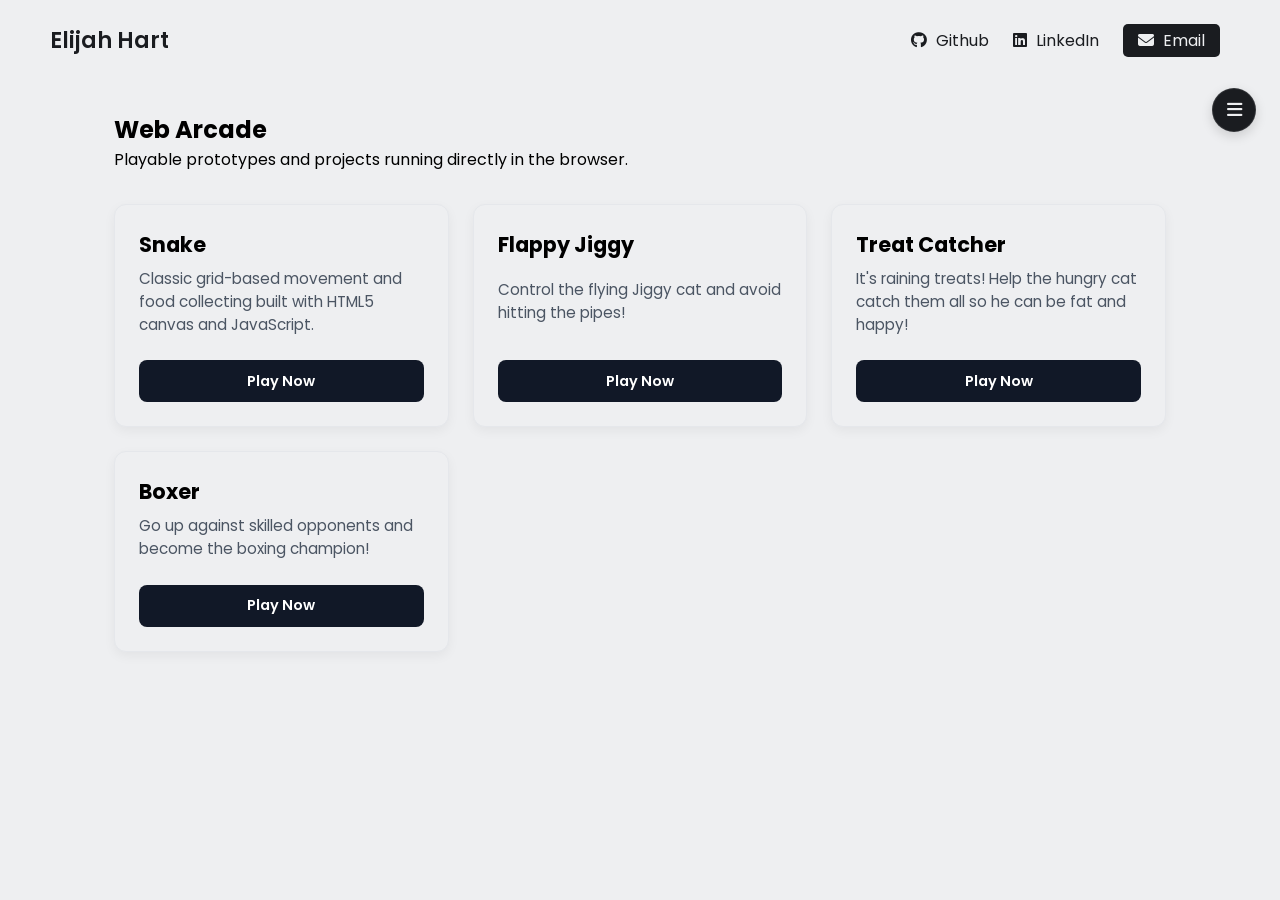
<file: gamecatalog.html>
<!DOCTYPE html>
<html lang="en">
<head>
  <meta charset="UTF-8">
  <meta name="viewport" content="width=device-width, initial-scale=1.0">
  <meta name="author" content="Elijah Hart">
  <title>Arcade Catalog</title>
  
  <link rel="icon" href="images/codeicon.webp" type="image/x-icon">
  <link rel="preconnect" href="https://fonts.googleapis.com">
  <link rel="preconnect" href="https://fonts.gstatic.com" crossorigin>
  <link href="https://fonts.googleapis.com/css2?family=Poppins:wght@400;600&display=swap" rel="stylesheet">
  <link rel="stylesheet" href="https://cdnjs.cloudflare.com/ajax/libs/font-awesome/6.5.2/css/all.min.css">
  
  <link rel="stylesheet" href="css/games-catalog.css">
  <script src="js/main.js" defer></script>
</head>
<body>

  <!-- Floating Toggle -->
  <button id="menu-toggle" aria-label="Open Navigation Directory">
    <i class="fa-solid fa-bars"></i>
  </button>

  <!-- Persistent Sidebar Drawer -->
  <dialog id="sidebar-dialog">
    <div class="sidebar-header">
      <h3>Site Directory</h3>
      <button id="menu-close" aria-label="Close Navigation Directory">✕</button>
    </div>
    <nav class="sidebar-nav">
      <ul>
        <li><a href="/">Home</a></li>
        <li><a href="/gamecatalog.html">Games</a></li>
      </ul>
    </nav>
  </dialog>

  <!-- Navbar -->
  <nav>
    <div class="left">
      <a href="/">Elijah Hart</a>
    </div>
    <div class="right">
      <a href="http://github.com/bouttabageli" target="_blank" rel="noopener noreferrer">
        <i class="fa-brands fa-github"></i>
        <span>Github</span>
      </a>
      <a href="http://linkedin.com/in/elijah-hart-979995231/" target="_blank" rel="noopener noreferrer">
        <i class="fa-brands fa-linkedin"></i>
        <span>LinkedIn</span>
      </a>
      <a href="mailto:ehart3469@gmail.com">
        <i class="fa-solid fa-envelope"></i>
        <span>Email</span>
      </a>
    </div>
  </nav>

    <main class="catalog-main">
        <section class="catalog-header">
            <h2>Web Arcade</h2>
            <p>Playable prototypes and projects running directly in the browser.</p>
        </section>

        <!-- Container populated by JS -->
        <div class="games-grid" id="games-grid"></div>
    </main>

    <script src="js/games-catalog.js"></script>
    <script>
        document.addEventListener("DOMContentLoaded", () => {
            const grid = document.getElementById("games-grid");

            Object.entries(GAMES_CATALOG).forEach(([key, game]) => {
            const card = document.createElement("div");
            card.className = "game-card";
            card.innerHTML = `
                <h3>${game.title}</h3>
                <p>${game.description}</p>
                <a href="play.html?game=${key}" class="play-btn">Play Now</a>
            `;
            grid.appendChild(card);
            });
        });
    </script>

</body>
</html>
</file>
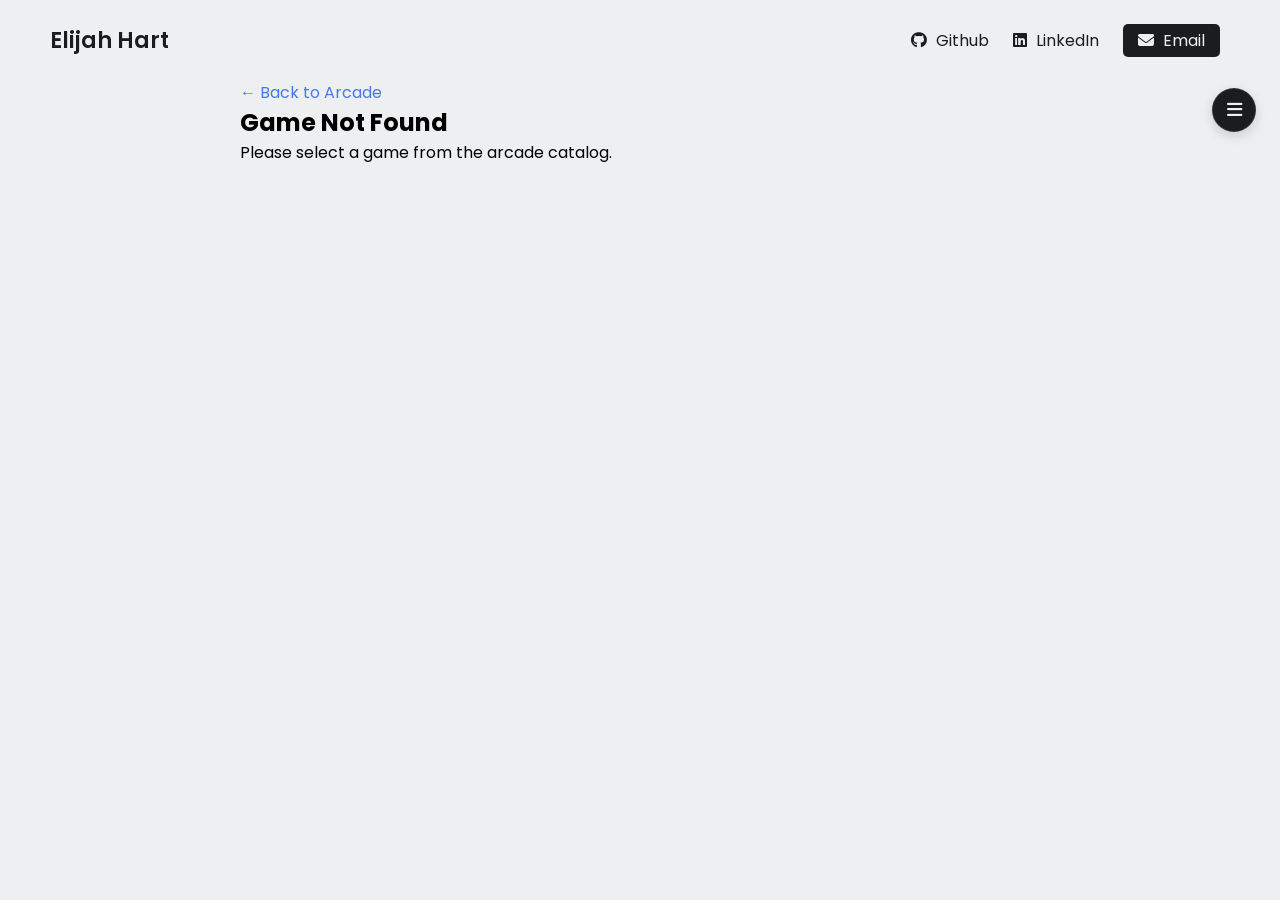
<file: play.html>
<!DOCTYPE html>
<html lang="en">
<head>
  <meta charset="UTF-8">
  <meta name="viewport" content="width=device-width, initial-scale=1.0">
  <meta name="author" content="Elijah Hart">
  <title>Arcade Player - Elijah Hart</title>
  
  <link rel="icon" href="images/codeicon.webp" type="image/x-icon">
  <link rel="preconnect" href="https://fonts.googleapis.com">
  <link rel="preconnect" href="https://fonts.gstatic.com" crossorigin>
  <link href="https://fonts.googleapis.com/css2?family=Poppins:wght@400;600&display=swap" rel="stylesheet">
  <link rel="stylesheet" href="https://cdnjs.cloudflare.com/ajax/libs/font-awesome/6.5.2/css/all.min.css">
  
  <link rel="stylesheet" href="css/styles.css">
  <script src="js/main.js" defer></script>
</head>
<body>

  <!-- Floating Toggle Button -->
  <button id="menu-toggle" aria-label="Open Navigation Directory">
    <i class="fa-solid fa-bars"></i>
  </button>

  <!-- Persistent Sidebar Drawer -->
  <dialog id="sidebar-dialog">
    <div class="sidebar-header">
      <h3>Site Directory</h3>
      <button id="menu-close" aria-label="Close Navigation Directory">✕</button>
    </div>
    <nav class="sidebar-nav">
      <ul>
        <li><a href="/">Home</a></li>
        <li><a href="/gamecatalog.html">Games</a></li>
      </ul>
    </nav>
  </dialog>

  <!-- Top Navbar -->
  <nav>
    <div class="left">
      <a href="/">Elijah Hart</a>
    </div>
    <div class="right">
      <a href="http://github.com/bouttabageli" target="_blank" rel="noopener noreferrer">
        <i class="fa-brands fa-github"></i>
        <span>Github</span>
      </a>
      <a href="http://linkedin.com/in/elijah-hart-979995231/" target="_blank" rel="noopener noreferrer">
        <i class="fa-brands fa-linkedin"></i>
        <span>LinkedIn</span>
      </a>
      <a href="mailto:ehart3469@gmail.com">
        <i class="fa-solid fa-envelope"></i>
        <span>Email</span>
      </a>
    </div>
  </nav>

  <!-- Main Game Container -->
  <main class="player-main">
    <div class="player-wrapper">
      <div class="player-topbar">
        <a href="gamecatalog.html" class="back-link">← Back to Arcade</a>
      </div>

      <div class="player-meta">
        <h2 id="game-title">Loading...</h2>
        <p id="game-desc"></p>
      </div>

      <!-- Sized dynamically to match the game's native CSS -->
      <div class="game-frame-container" id="frame-container">
        <iframe 
          id="game-frame" 
          src="" 
          allow="gamepad; autoplay" 
          loading="eager"
          scrolling="no">
        </iframe>
      </div>
    </div>
  </main>

  <script src="js/games-catalog.js"></script>
  <script>
    document.addEventListener("DOMContentLoaded", () => {
      const params = new URLSearchParams(window.location.search);
      const gameKey = params.get("game");
      const game = GAMES_CATALOG[gameKey];

      const titleEl = document.getElementById("game-title");
      const descEl = document.getElementById("game-desc");
      const frameEl = document.getElementById("game-frame");
      const containerEl = document.getElementById("frame-container");
      const fsBtn = document.getElementById("fullscreen-btn");

      if (game) {
        document.title = `${game.title} | Elijah Hart Arcade`;
        titleEl.textContent = game.title;
        descEl.textContent = game.description;
        frameEl.src = game.src;

        // Apply game dimensions from the catalog
        if (game.aspectRatio) containerEl.style.aspectRatio = game.aspectRatio;
        if (game.maxWidth) containerEl.style.maxWidth = game.maxWidth;

        // Automatically focus the iframe so arrow keys control the game immediately
        frameEl.addEventListener("load", () => {
          frameEl.focus();
        });
        // Inside play.html script block
        window.addEventListener("keydown", (e) => {
            // If the game frame is currently focused or active
            if (document.activeElement === document.getElementById("game-frame")) {
                if (["ArrowUp", "ArrowDown", "ArrowLeft", "ArrowRight", "Space"].includes(e.code)) {
                    e.preventDefault();
                }
            }
        });
      } else {
        titleEl.textContent = "Game Not Found";
        descEl.textContent = "Please select a game from the arcade catalog.";
        frameEl.style.display = "none";
        fsBtn.style.display = "none";
      }

    });
  </script>

</body>
</html>
</file>
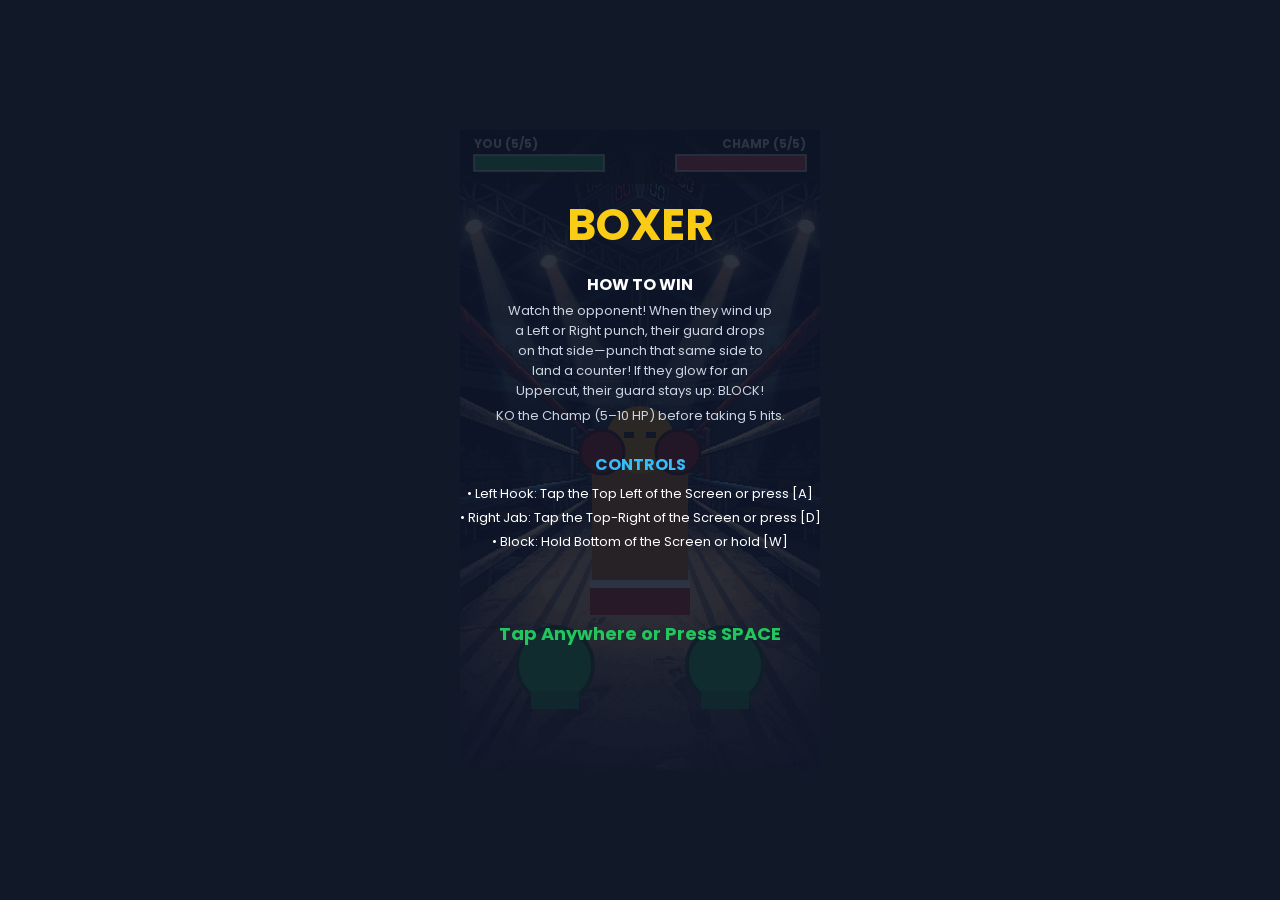
<file: games/boxer/boxer.html>
<!DOCTYPE html>
<html lang="en">
<head>
    <meta charset="UTF-8">
    <meta name="viewport" content="width=device-width, initial-scale=1.0">
    <link rel="preconnect" href="https://fonts.googleapis.com">
    <link rel="preconnect" href="https://fonts.gstatic.com" crossorigin>
    <link href="https://fonts.googleapis.com/css2?family=Poppins:wght@400;600&display=swap" rel="stylesheet">
    <link rel="stylesheet" href="boxer.css">
    <title>Boxer</title>
</head>
<body>
    <canvas id="board" width="360" height="640"></canvas>
    <script src="boxer.js"></script>
</body>
</html>
</file>
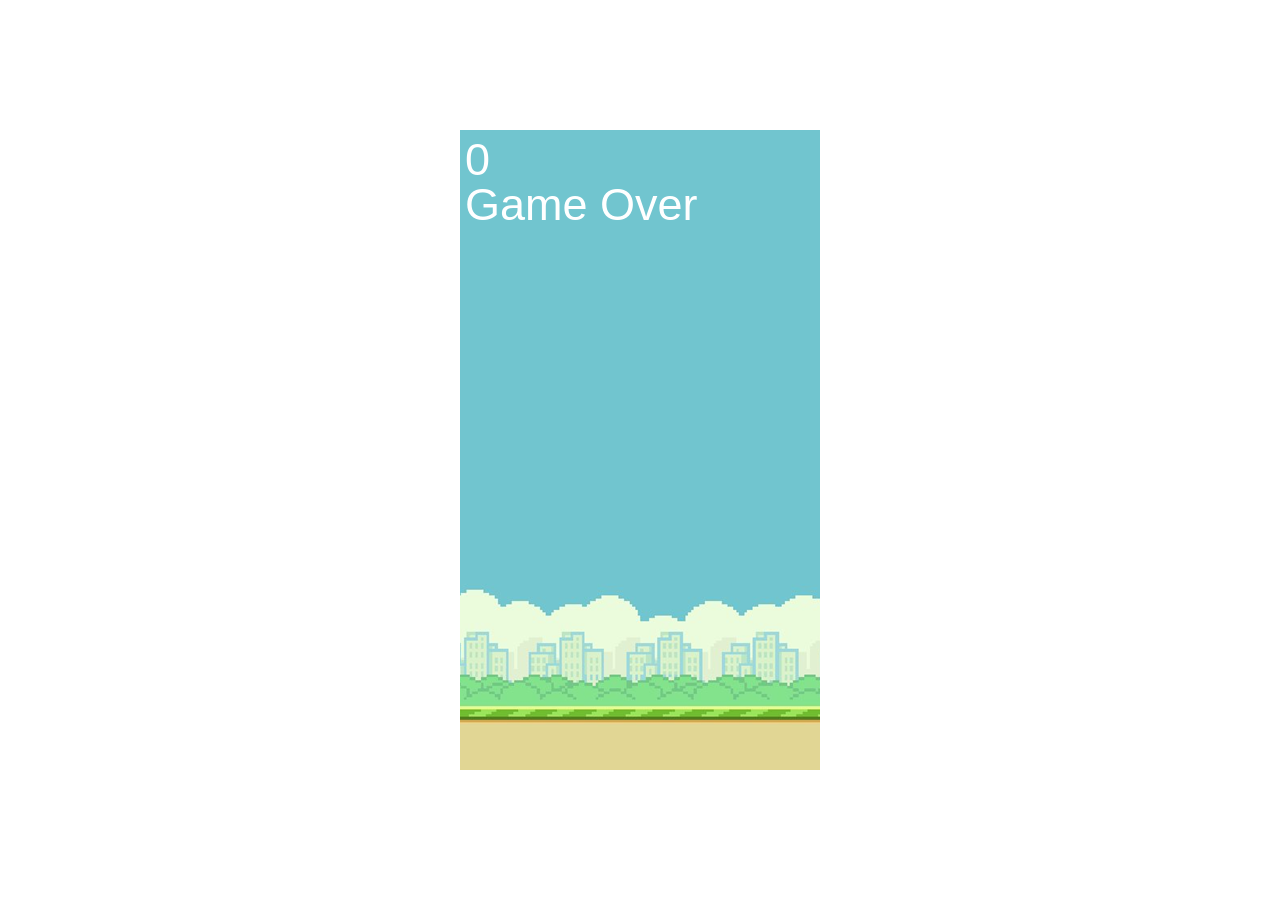
<file: games/flappy-jiggy/flappyjiggy.html>
<!DOCTYPE html>
<html lang="en">
<head>
    <meta charset="UTF-8">
    <meta name="viewport" content="width=device-width, initial-scale=1.0">
    <link rel="preconnect" href="https://fonts.googleapis.com">
    <link rel="preconnect" href="https://fonts.gstatic.com" crossorigin>
    <link href="https://fonts.googleapis.com/css2?family=Poppins:wght@400;600&display=swap" rel="stylesheet">
    <title>Flappy Jiggy</title>
    <link rel="stylesheet" href="flappyjiggy.css">
</head>
<body>
    <canvas id="board"></canvas>
    <script src="flappyjiggy.js"></script>
</body>
</html>
</file>
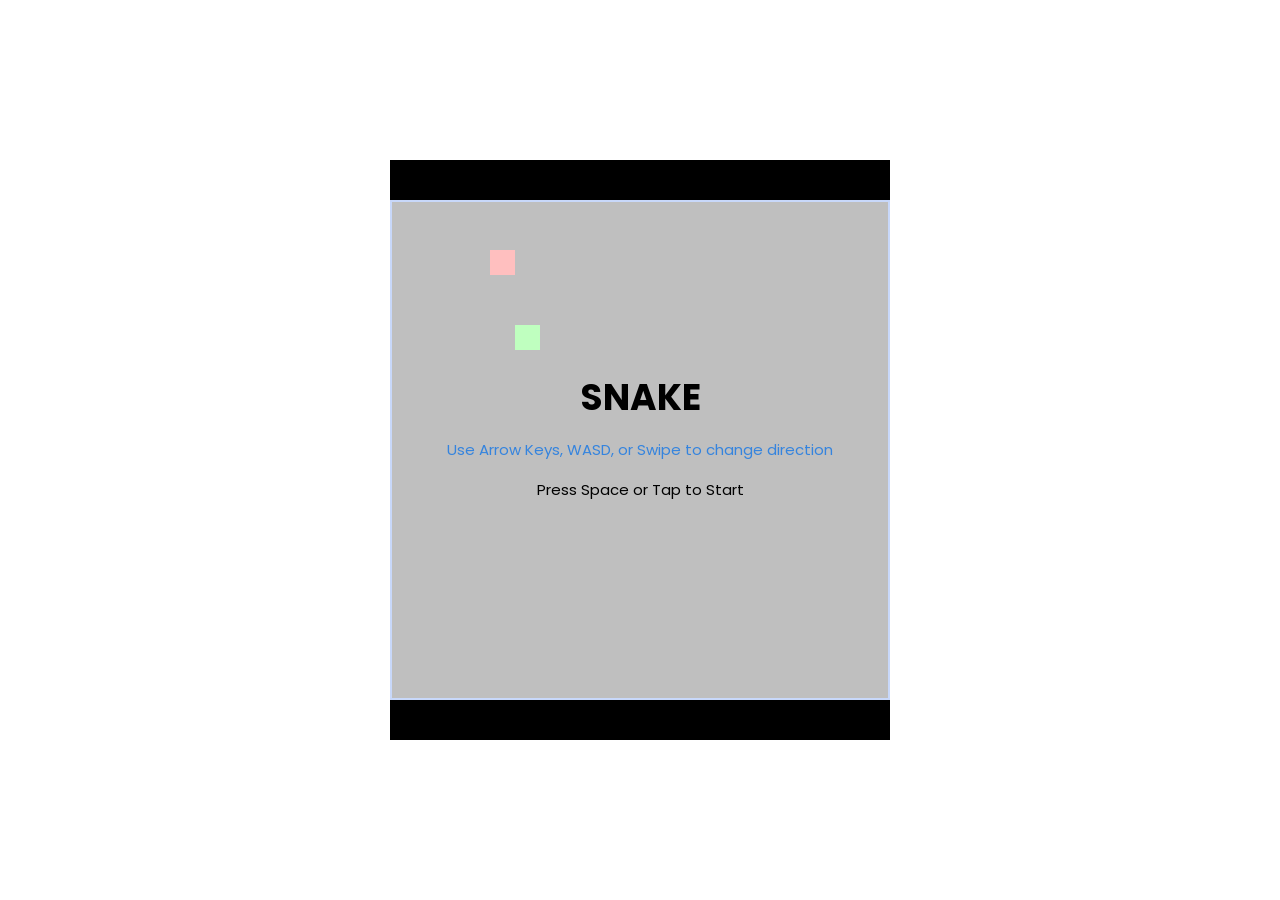
<file: games/snake/snake.html>
<!DOCTYPE html>
<html lang="en">
<head>
    <meta charset="UTF-8">
    <meta name="viewport" content="width=device-width, initial-scale=1.0">
    <link rel="preconnect" href="https://fonts.googleapis.com">
    <link rel="preconnect" href="https://fonts.gstatic.com" crossorigin>
    <link href="https://fonts.googleapis.com/css2?family=Poppins:wght@400;600&display=swap" rel="stylesheet">
    <title>Snake</title>
    <link rel="stylesheet" href="snake.css">
</head>
<body>
    <canvas id="board"></canvas>
    <script src="snake.js"></script>
</body>
</html>
</file>
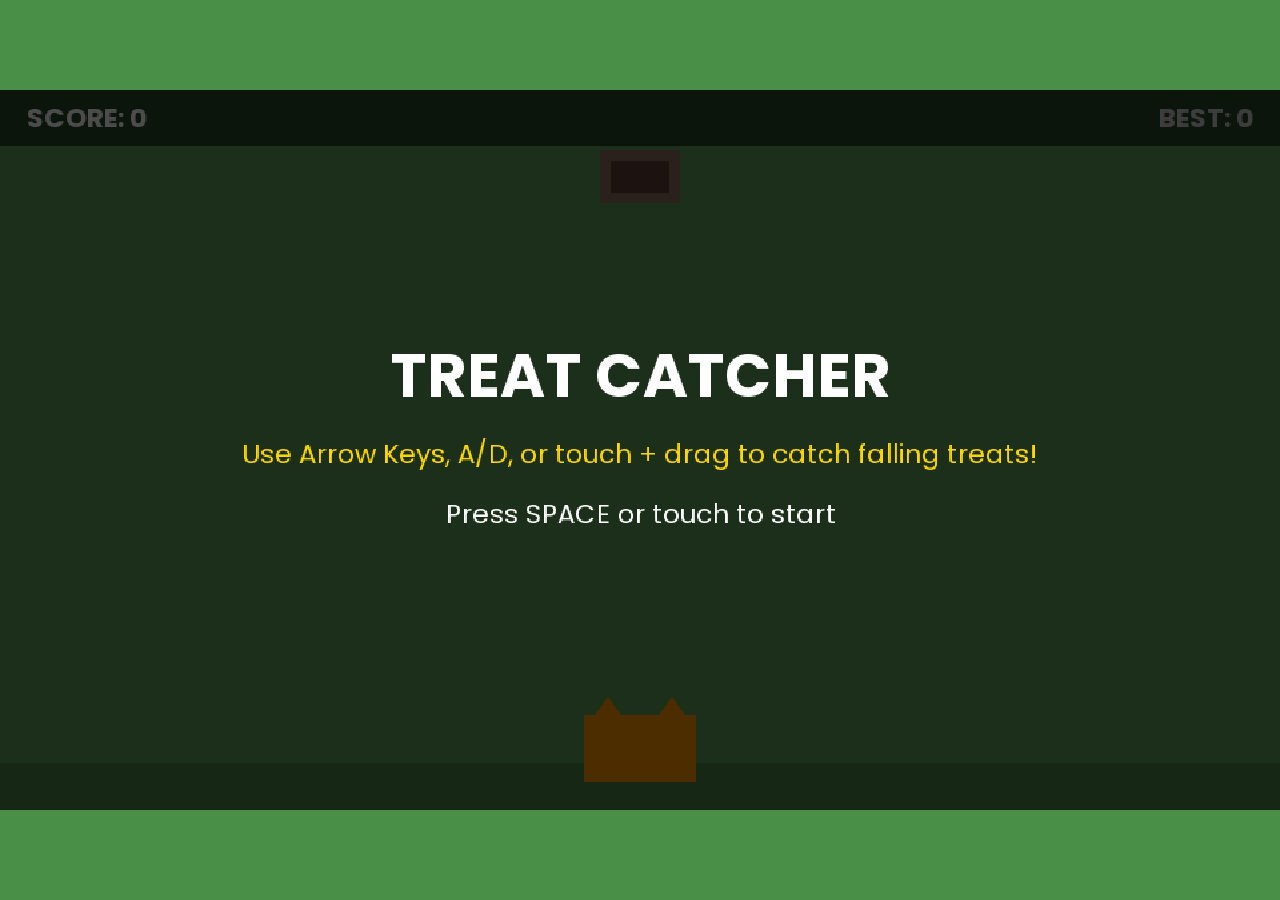
<file: games/treat-catcher/treatcatcher.html>
<!DOCTYPE html>
<html lang="en">
<head>
    <meta charset="UTF-8">
    <meta name="viewport" content="width=device-width, initial-scale=1.0">
    <link rel="preconnect" href="https://fonts.googleapis.com">
    <link rel="preconnect" href="https://fonts.gstatic.com" crossorigin>
    <link href="https://fonts.googleapis.com/css2?family=Poppins:wght@400;600&display=swap" rel="stylesheet">
    <link rel="stylesheet" href="treatcatcher.css">
    <title>Treat Catcher</title>
</head>
<body>
    <canvas id="board" width="960" height="540"></canvas>
    <script src="treatcatcher.js"></script>
</body>
</html>
</file>
<file: css/games-catalog.css>
:root{
    --text-color: #1a1c20;
    --link-color: #4a76ee;
    --background-color: #eeeff1;
}

*{
    margin: 0;
    padding: 0;
    box-sizing: border-box;
}

html {
    scroll-behavior: smooth;
}

body {
    font-family: 'Poppins', sans-serif;
    background-color: var(--background-color);
    max-width: 1400px;
    margin: 0 auto;
}

a {
    color: var(--link-color);
    text-decoration: none;
}

/* NAVBAR */
nav {
    display: flex;
    justify-content: space-between;
    align-items: center;
    padding: 0 50px;
    height: 80px;
}

nav .left a {
    color: var(--text-color);
    font-size: 22px;
    font-weight: 600;
}

nav .right a {
    color: var(--text-color);
    margin: 0 10px;
}

nav .right a:last-child {
    color: var(--background-color);
    background-color: var(--text-color);
    padding: 5px 15px;
    border-radius: 5px;
}

nav .right a span {
    margin-left: 5px;
}

/* Fixed button locked to top-right viewport */
#menu-toggle {
  position: fixed;
  top: 5.5rem; /* Sits below the header bar */
  right: 1.5rem;
  z-index: 999;
  
  /* Sizing & Shape */
  width: 44px;
  height: 44px;
  border-radius: 50%;   /* Use 8px or 10px instead if you prefer a rounded square */
  
  /* Appearance */
  background-color: var(--text-color); 
  color: var(--background-color);
  border: 1px solid rgba(255, 255, 255, 0.1);
  box-shadow: 0 4px 12px rgba(0, 0, 0, 0.15);
  
  /* Centering the icon */
  display: flex;
  align-items: center;
  justify-content: center;
  font-size: 1.1rem;
  
  /* Interaction */
  cursor: pointer;
  transition: transform 0.2s ease, background-color 0.2s ease, box-shadow 0.2s ease;
}

#menu-toggle:hover {
  background-color: #1f2937;
  transform: translateY(-2px);
  box-shadow: 0 6px 16px rgba(0, 0, 0, 0.2);
}

#menu-toggle:active {
  transform: translateY(0);
}

/* Sidebar dialog pinned to right edge */
#sidebar-dialog {
  position: fixed;
  top: 0;
  right: 0;
  margin: 0;
  margin-left: auto; /* Aligns to right */
  width: 320px;
  max-width: 85vw;
  height: 100dvh;
  max-height: 100dvh;
  border: none;
  background: #ffffff;
  padding: 1.5rem;
  box-sizing: border-box;
  display: flex;
  flex-direction: column;
  gap: 1.5rem;
  
  /* Initial hidden state offscreen */
  transform: translateX(100%);
  transition: transform 0.3s ease, overlay 0.3s ease allow-discrete, display 0.3s ease allow-discrete;
}

/* Header container: spaces out the h3 and close button */
.sidebar-header {
  display: flex;
  align-items: center;
  justify-content: space-between;
  width: 100%;
}

.sidebar-header h3 {
  margin: 0;
  font-size: 1.25rem;
  font-weight: 600;
  color: var(--text-color);
}

/* When dialog is open */
#sidebar-dialog[open] {
  transform: translateX(0);
}

#menu-close {
  background: none;
  border: 1px solid #d1d5db;
  border-radius: 4px;
  width: 32px;
  height: 32px;
  display: flex;
  align-items: center;
  justify-content: center;
  cursor: pointer;
  font-size: 1rem;
}

/* Built-in backdrop dimming */
#sidebar-dialog::backdrop {
  background: rgba(0, 0, 0, 0.4);
  backdrop-filter: blur(2px);
}

/* Catalog Layout */
.catalog-main {
  max-width: 1100px;
  margin: 2rem auto;
  padding: 0 1.5rem;
}

.catalog-header {
  margin-bottom: 2rem;
}

.games-grid {
  display: grid;
  grid-template-columns: repeat(auto-fill, minmax(280px, 1fr));
  gap: 1.5rem;
}

.game-card {
  background: var(--background-color);
  border: 1px solid #e5e7eb;
  border-radius: 12px;
  padding: 1.5rem;
  box-shadow: 0 4px 12px rgba(0, 0, 0, 0.05);
  display: flex;
  flex-direction: column;
  justify-content: space-between;
}

.game-card h3 {
  margin-top: 0;
  margin-bottom: 0.5rem;
  font-size: 1.3rem;
}

.game-card p {
  color: #4b5563;
  font-size: 0.95rem;
  line-height: 1.5;
  margin-bottom: 1.5rem;
}

.play-btn {
  display: inline-block;
  text-align: center;
  background-color: #111827;
  color: #ffffff;
  text-decoration: none;
  padding: 0.65rem 1.25rem;
  border-radius: 8px;
  font-weight: 600;
  font-size: 0.9rem;
  transition: background-color 0.2s ease, transform 0.2s ease;
}

.play-btn:hover {
  background-color: #1f2937;
  transform: translateY(-2px);
}

@media (max-width: 600px) 
{
  /* NAVBAR */
  nav
  {
    padding: 0 20px;
  }

  nav .right a 
  {
    font-size: 22px;
  }

  nav .right a:last-child 
  {
    color: var(--text-color);
    background-color: transparent;
    padding: 0;
  }

  nav .right a span 
  {
    display: none;
  }
}
</file>
<file: css/styles.css>
:root{
    --text-color: #1a1c20;
    --link-color: #4a76ee;
    --background-color: #eeeff1;
}

*{
    margin: 0;
    padding: 0;
    box-sizing: border-box;
}

html {
    scroll-behavior: smooth;
}

body {
    font-family: 'Poppins', sans-serif;
    background-color: var(--background-color);
    max-width: 1400px;
    margin: 0 auto;
}

a {
    color: var(--link-color);
    text-decoration: none;
}

/* NAVBAR */
nav {
    display: flex;
    justify-content: space-between;
    align-items: center;
    padding: 0 50px;
    height: 80px;
}

nav .left a {
    color: var(--text-color);
    font-size: 22px;
    font-weight: 600;
}

nav .right a {
    color: var(--text-color);
    margin: 0 10px;
}

nav .right a:last-child {
    color: var(--background-color);
    background-color: var(--text-color);
    padding: 5px 15px;
    border-radius: 5px;
}

nav .right a span {
    margin-left: 5px;
}

/* Fixed button locked to top-right viewport */
#menu-toggle {
  position: fixed;
  top: 5.5rem; /* Sits below the header bar */
  right: 1.5rem;
  z-index: 999;
  
  /* Sizing & Shape */
  width: 44px;
  height: 44px;
  border-radius: 50%;   /* Use 8px or 10px instead if you prefer a rounded square */
  
  /* Appearance */
  background-color: var(--text-color); 
  color: var(--background-color);
  border: 1px solid rgba(255, 255, 255, 0.1);
  box-shadow: 0 4px 12px rgba(0, 0, 0, 0.15);
  
  /* Centering the icon */
  display: flex;
  align-items: center;
  justify-content: center;
  font-size: 1.1rem;
  
  /* Interaction */
  cursor: pointer;
  transition: transform 0.2s ease, background-color 0.2s ease, box-shadow 0.2s ease;
}

#menu-toggle:hover {
  background-color: #1f2937;
  transform: translateY(-2px);
  box-shadow: 0 6px 16px rgba(0, 0, 0, 0.2);
}

#menu-toggle:active {
  transform: translateY(0);
}

/* Sidebar dialog pinned to right edge */
#sidebar-dialog {
  position: fixed;
  top: 0;
  right: 0;
  margin: 0;
  margin-left: auto; /* Aligns to right */
  width: 320px;
  max-width: 85vw;
  height: 100dvh;
  max-height: 100dvh;
  border: none;
  background: #ffffff;
  padding: 1.5rem;
  box-sizing: border-box;
  display: flex;
  flex-direction: column;
  gap: 1.5rem;
  
  /* Initial hidden state offscreen */
  transform: translateX(100%);
  transition: transform 0.3s ease, overlay 0.3s ease allow-discrete, display 0.3s ease allow-discrete;
}

/* Header container: spaces out the h3 and close button */
.sidebar-header {
  display: flex;
  align-items: center;
  justify-content: space-between;
  width: 100%;
}

.sidebar-header h3 {
  margin: 0;
  font-size: 1.25rem;
  font-weight: 600;
  color: var(--text-color);
}

/* When dialog is open */
#sidebar-dialog[open] {
  transform: translateX(0);
}

#menu-close {
  background: none;
  border: 1px solid #d1d5db;
  border-radius: 4px;
  width: 32px;
  height: 32px;
  display: flex;
  align-items: center;
  justify-content: center;
  cursor: pointer;
  font-size: 1rem;
}

/* Built-in backdrop dimming */
#sidebar-dialog::backdrop {
  background: rgba(0, 0, 0, 0.4);
  backdrop-filter: blur(2px);
}


/* HERO SECTION */
.hero-section {
    display: flex;
    justify-content: space-between;
    align-items: center;
    padding: 0 50px;
    margin: 50px 0;
    margin-bottom: 100px;
    gap: 40px;
}

.hero-section .text {
    flex: 5;
}

.hero-section .text h2 {
    font-size: 45px;
}

.hero-section .text .links {
    margin-top: 25px;
}

.hero-section .text .links a {
    display: inline-block;
    padding: 5px 10px;
    border: 2px solid var(--link-color);
    border-radius: 5px;
    margin-right: 10px;
    margin-bottom: 10px;
    transition: 0.1s;
}

.hero-section .text .links a:hover {
    color: var(--text-color);
    border: 2px solid var(--text-color);
}

.hero-section .headshot {
    flex: 2;
    display: flex;
    justify-content: right;
}

.hero-section .headshot img {
    width: 350px;
    aspect-ratio: 1 / 1;
    object-fit: cover;
    border-radius: 60%;
}

/* GAMES CAROUSEL */
.games-carousel-section
{
    padding: 0 50px;
    margin-bottom: 100px;
}

.carousel-header
{
    text-align: center;
    margin-bottom: 2rem;
}

.carousel-header h2
{
    font-size: 35px;
    margin-bottom: 0.35rem;
    color: var(--text-color);
}

.carousel-header p
{
    margin: 0;
    color: #4b5563;
}

.carousel-stage
{
    position: relative;
    max-width: 520px;
    margin: 0 auto;
    padding: 0 60px;
    box-sizing: border-box;
}

.carousel-arrow
{
    position: absolute;
    top: 50%;
    transform: translateY(-50%);
    background-color: var(--background-color);
    color: var(--text-color);
    border: 1.5px solid #d1d5db;
    width: 44px;
    height: 44px;
    border-radius: 50%;
    display: flex;
    align-items: center;
    justify-content: center;
    cursor: pointer;
    font-size: 1.1rem;
    box-shadow: 0 4px 10px rgba(0, 0, 0, 0.1);
    z-index: 10;
    transition: background-color 0.2s ease, transform 0.2s ease, color 0.2s ease;
}

.carousel-arrow i 
{
    pointer-events: none;
}

.carousel-arrow.prev
{
    left: 0;
}

.carousel-arrow.next
{
    right: 0;
}

.carousel-arrow:hover
{
    background-color: var(--text-color);
    color: var(--background-color);
    transform: translateY(-50%) scale (1.08);
}

.carousel-viewport
{
    width: 100%;
    overflow: hidden;
    border-radius: 12px;
}

.carousel-viewport::-webkit-scrollbar
{
    display: none;
}

.carousel-track
{
    display: flex;
    width: 100%;
    transition: transform 0.35s cubic-bezier(0.25, 1, 0.5, 1);
    will-change: transform;
}

.carousel-slide
{
    flex: 0 0 100%;
    width: 100%;
    box-sizing: border-box;
    display: flex;
}

.carousel-slide .game-card
{
    width: 100%;
    background: var(--background-color);
    border: 1px solid #e5e7eb;
    border-radius: 12px;
    padding: 2rem;
    box-shadow: 0 4px 16px rgba(0, 0, 0, 0.06);
    display: flex;
    flex-direction: column;
    justify-content: space-between;
    min-height: 250px;
    box-sizing: border-box;
}

.carousel-slide .game-genre
{
    display: inline-block;
    font-size: 0.75rem;
    font-weight: 600;
    text-transform: uppercase;
    letter-spacing: 0.05em;
    color: var(--link-color);
    margin-bottom: 0.4rem;
}

.carousel-slide .catalog-cta-card
{
    background: #f8fafc;
    border: 1.5px solid #cbd5e1;
}

.carousel-slide .catalog-btn
{
    display: inline-flex;
    align-items: center;
    justify-content: center;
    gap: 8px;
    color: var(--background-color);
    background-color: var(--text-color);
}

.carousel-slide .catalog-btn:hover
{
    background-color: #3b63cf;
}

.carousel-dots
{
    display: flex;
    justify-content: center;
    gap: 8px;
    margin-top: 1.25rem;
}

.carousel-dot
{
    width: 10px;
    height: 10px;
    border-radius: 50%;
    background-color: #d1d5db;
    border: none;
    cursor: pointer;
    padding: 0;
    transition: background-color 0.2s ease, transform 0.2s ease;
}

.carousel-dot.active
{
    background-color: var(--link-color);
    transform: scale(1.25);
}

/* SKILLS SECTION */

.skills-section {
    padding: 0 50px;
    margin-bottom: 100px;
}

.skills-section h2 {
    text-align: center;
    font-size: 35px;
}

.skills-section .text {
    text-align: center;
    margin-bottom: 20px;
}

.skills-section .cells {
    display: flex;
    justify-content: center;
    flex-wrap: wrap;
}

.skills-section .cells .cell {
    display: flex;
    justify-content: center;
    align-items: center;
    gap: 5px;
    height: 80px;
    width: 200px;
    padding: 10px 20px;
    margin: 5px;
    border: 1.5px solid #d3d3d3;
    border-radius: 5px;
}

.skills-section .cells .cell img {
    width: 30px;
    height: 30px;
    object-fit: contain;
    border-radius: 2px;
}

.skills-section .cells .cell span {
    font-size: 18px;
}

/* TESTIMONY SECTION */
.testimony-section {
    padding: 0 50px;
    margin-bottom: 100px;
}

.testimony-section h2 {
    font-size: 35px;
    margin-bottom: 30px;
}

.testimony-section .group {
    display: flex;
    align-items: center;
    gap: 50px;
}

.testimony-section .group .person-details {
    text-align: center;
    flex: 2;
}

.testimony-section .group .person-details img {
    width: 200px;
    aspect-ratio: 1 / 1;
    object-fit: cover;
    border-radius: 50%;
    margin-bottom: 10px;
}

.testimony-section .group .person-details p {
    font-weight: 600;
}

.testimony-section .group .person-details p:last-child {
    font-weight: normal;
}

.testimony-section .group .text {
    flex: 8;
}

/* CONTACT SECTION */

.contact-section {
    padding: 0 50px;
    margin-bottom: 100px;
}

.contact-section h2 {
    font-size: 35px;
}

.contact-section .group {
    display: flex;
    gap: 50px;
}

.contact-section .group .text {
    flex: 3;
    margin-top: 20px;
}

.contact-section .group form {
    flex: 3;
    display: flex;
    flex-direction: column;
}

.contact-section .group form input,
.contact-section .group form textarea {
    font-family: 'Poppins', sans-serif;
    border: 2px solid var(--link-color);
    padding: 10px;
    margin-bottom: 15px;
    outline: none;
    resize: none;
}

.contact-section .group form button {
    font-size: 16px;
    font-family: 'Poppins', sans-serif;
    color: #fff;
    background-color: var(--link-color);
    border: none;
    height: 50px;
    cursor: pointer;
    transition: 0.1s;
}

.contact-section .group form button:hover {
    filter: brightness(0.9);
}

/* PLAYER WINDOW */
.player-wrapper {
  display: flex;
  flex-direction: column;
  align-items: center;
  width: 100%;
}

.player-topbar,
.player-meta {
  width: 100%;
  max-width: 800px;
}

.game-frame-container {
  width: 100%;
  max-width: 650px; /* Default sizing fallback */
  max-height: 80vh;
  background-color: #000000;
  border-radius: 12px;
  position: relative;
  overflow: hidden;
  box-shadow: 0 10px 25px rgba(0, 0, 0, 0.15);
  margin-top: 1rem;
  margin: 0 auto;
}

.game-frame-container iframe {
  width: 100%;
  height: 100%;
  border: none;
  display: block;
}

@media (max-width: 850px) {
    /* HERO SECTION */
    .hero-section .text h2 {
        font-size: 35px;
    }
}

@media (max-width: 740px) {
    /* HERO SECTION */
    .hero-section {
        flex-direction: column-reverse;
    }

    .hero-section .headshot img {
        width: 300px
    }

    /*TESTIMONY SECTION */
    .testimony-section {
        text-align: center;
    }

    .testimony-section .group {
        flex-direction: column;
    }

    .testimony-section .group .person-details img{
        width: 300px;
    }

    /* CONTACT SECTION */
    .contact-section .group {
        flex-direction: column;
    }

}

@media (max-width: 600px) {

    /* NAVBAR */
    nav{
        padding: 0 20px;
    }

    nav .right a {
        font-size: 22px;
    }

    nav .right a:last-child {
        color: var(--text-color);
        background-color: transparent;
        padding: 0;
    }

    nav .right a span {
        display: none;
    }

    /* HERO SECTION */
    .hero-section {
        padding: 0 20px;
    }

    .hero-section .text h2 {
        font-size: 30px;
    }

    /* GAMES */
    .games-carousel-section
    {
        padding: 0 15px;
    }

    .carousel-stage
    {
        padding: 0 48px;
    }

    .carousel-arrow
    {
        width: 38px;
        height: 38px;
        font-size: 0.95rem;
    }

    .carousel-slide .game-card
    {
        padding: 1.5rem;
        min-height: 230px;
    }

    /* SKILLS SECTION */
    .skills-section {
        padding: 0 20px;
    }

    .skills-section .cells .cell span {
        font-size: 16px;
    }

    /* TESTIMONY SECTION */
    .testimony-section {
        padding: 0 20px;
    }

    /* CONTACT SECTION */
    .contact-section {
        padding: 0 20px;
    }

}
</file>
<file: games/boxer/boxer.css>
* {
    box-sizing: border-box;
    margin: 0;
    padding: 0;
    user-select: none;
    -webkit-user-select: none;
}

html, body {
    margin: 0;
    padding: 0;
    width: 100%;
    height: 100%;
    overflow: hidden;
    display: flex;
    justify-content: center;
    align-items: center;
    background-color: #111827;
    font-family: 'Poppins', sans-serif;
    text-align: center;
    touch-action: none;
    -webkit-touch-callout: none;
    -webkit-user-select: none;
    user-select: none;
}

#board {
    max-width: 100vw;
    max-height: 100vh;
    aspect-ratio: 360 / 640;
    width: auto;
    height: auto;
    object-fit: contain;
    display: block;
    background-color: #1e293b;
    image-rendering: -moz-crisp-edges;
    image-rendering: -webkit-crisp-edges;
    image-rendering: pixelated;
    image-rendering: crisp-edges;
    touch-action: none;
    -webkit-touch-callout: none;
    -webkit-user-select: none;
    user-select: none;
}
</file>
<file: games/flappy-jiggy/flappyjiggy.css>
html, body 
{
    margin: 0;
    padding: 0;
    width: 100%;
    height: 100%;
    overflow: hidden;
    display: flex;
    justify-content: center;
    align-items: center;
    font-family: 'Poppins', sans-serif;
    text-align: center;
    touch-action: none;
    -webkit-touch-callout: none;
    -webkit-user-select: none;
    user-select: none;
}

#board {
    max-width: 100vw;
    max-height: 100vh;
    aspect-ratio: 360 / 640;
    width: auto;
    height: auto;
    object-fit: contain;
    display: block;
    image-rendering: -moz-crisp-edges;
    image-rendering: -webkit-crisp-edges;
    image-rendering: pixelated;
    image-rendering: crisp-edges;
    touch-action: none;
    -webkit-touch-callout: none;
    -webkit-user-select: none;
    user-select: none;
    background-image: url("./img/flappybirdbg.webp");
    background-size: cover;
    background-position: center;
}
</file>
<file: games/snake/snake.css>
html, body {
    margin: 0;
    padding: 0;
    width: 100%;
    height: 100%;
    overflow: hidden;
    display: flex;
    align-items: center;
    justify-content: center;
    background-color: transparent;
    touch-action: none;
    -webkit-touch-callout: none;
    -webkit-user-select: none;
    user-select: none;
}

#board {
    max-width: 100vw;
    max-height: 100vh;
    aspect-ratio: 500 / 580;
    width: auto;
    height: auto;
    object-fit: contain;
    background-color: black;
    box-sizing: border-box;
    display: block;
    touch-action: none;
    -webkit-touch-callout: none;
    -webkit-user-select: none;
    user-select: none;
}
</file>
<file: games/treat-catcher/treatcatcher.css>
* {
    box-sizing: border-box;
    margin: 0;
    padding: 0;
    user-select: none;
    -webkit-user-select: none;
}
html, body {
    margin: 0;
    padding: 0;
    width: 100%;
    height: 100%;
    background-color: #1a1a1a;
    display: flex;
    justify-content: center;
    align-items: center;
    overflow: hidden;
    font-family: 'Poppins', sans-serif;
    touch-action: none;
    -webkit-touch-callout: none;
    -webkit-user-select: none;
    user-select: none;
}
canvas {
    width: 100%;
    height: 100%;
    max-width: 100%;
    max-height: 100%;
    object-fit: contain;
    display: block;
    background-color: #4a8f47; /* Fallback grass green */
    /* Keeps pixel art sprites sharp */
    image-rendering: -moz-crisp-edges;
    image-rendering: -webkit-crisp-edges;
    image-rendering: pixelated;
    image-rendering: crisp-edges;
    touch-action: none;
    -webkit-touch-callout: none;
    -webkit-user-select: none;
    user-select: none;
}
</file>
